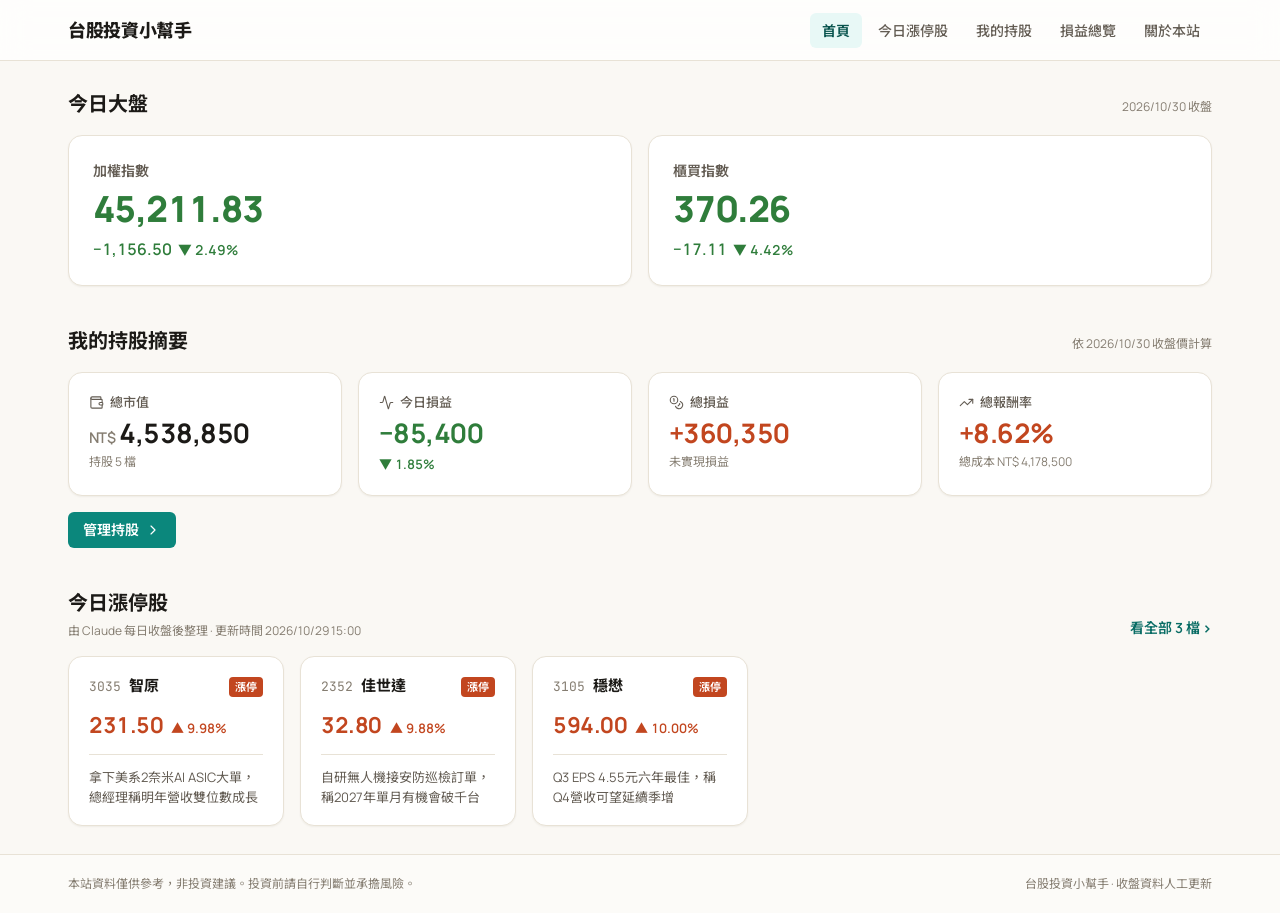
<file: index.html>
<!DOCTYPE html>
<html lang="zh-Hant-TW">
<head>
<meta charset="utf-8">
<meta name="viewport" content="width=device-width, initial-scale=1">
<title>台股投資小幫手</title>
<link rel="stylesheet" href="css/tokens.css">
<link rel="stylesheet" href="css/app.css">
</head>
<body>
<div class="app">
  <header class="topbar" id="site-header"></header>

  <main class="main main--home">
    <section class="section">
      <div class="section-head">
        <h2 class="section-title">今日大盤</h2>
        <span class="caption" id="market-asof"></span>
      </div>
      <div class="grid grid--index" id="market"></div>
    </section>

    <section class="section" id="holdings-summary">
      <div class="section-head">
        <h2 class="section-title">我的持股摘要</h2>
        <span class="caption" id="summary-asof"></span>
      </div>
      <div class="grid grid--summary" id="summary"></div>
      <div>
        <a class="btn btn--primary" href="holdings.html">管理持股<span data-icon="chevron-right" data-size="16"></span></a>
      </div>
    </section>

    <section class="section" id="limit-up">
      <div class="section-head section-head--end">
        <div style="display:flex;flex-direction:column;gap:4px">
          <h2 class="section-title">今日漲停股</h2>
          <span class="caption" id="limitup-updated"></span>
        </div>
        <a class="see-all" href="limit-up.html" id="see-all"></a>
      </div>
      <div class="grid grid--minis" id="limitups"></div>
    </section>
  </main>

  <footer class="footer" id="about"></footer>
</div>

<script src="js/data.js"></script>
<script src="js/ui.js"></script>
<script>
renderChrome('home');
hydrateIcons();

document.getElementById('market-asof').textContent = `${AS_OF} 收盤${AS_OF_NOTE ? `（${AS_OF_NOTE}）` : ''}`;
document.getElementById('summary-asof').textContent = `依 ${AS_OF} 收盤價計算`;
document.getElementById('limitup-updated').textContent = `由 Claude 每日收盤後整理 · 更新時間 ${LIMIT_UP_UPDATED}`;

const indexCard = (label, m) => `
  <div class="card index-card">
    <div class="index-card__body">
      <div class="index-card__label">${label}</div>
      <div class="index-card__value is-${dirOf(m.change)}">${f2(m.value)}</div>
      ${changeText({ value: m.change, percent: m.percent, decimals: 2, size: 16 })}
    </div>
  </div>`;
document.getElementById('market').innerHTML = indexCard('加權指數', MARKET.taiex) + indexCard('櫃買指數', MARKET.otc);

// Summary is computed from the holdings saved by 我的持股 (holdings.html).
function renderSummary() {
  const t = valueHoldings(loadHoldings().list).totals;
  const pnlDir = dirOf(t.pnl), todayDir = dirOf(t.today);
  document.getElementById('summary').innerHTML = `
    <div class="grid grid--pair">
      ${statCard({ label: '總市值', iconName: 'wallet', unit: 'NT$', value: f0(t.mv), hint: `持股 ${t.count} 檔` })}
      ${statCard({ label: '今日損益', iconName: 'activity', value: signed(t.today, f0(Math.abs(t.today))), dir: todayDir, colorValue: true, percent: t.todayPct })}
    </div>
    <div class="grid grid--pair">
      ${statCard({ label: '總損益', iconName: 'coins', value: signed(t.pnl, f0(Math.abs(t.pnl))), dir: pnlDir, colorValue: true, hint: '未實現損益' })}
      ${statCard({ label: '總報酬率', iconName: 'trending-up', value: signed(t.ret, f2(Math.abs(t.ret)) + '%'), dir: pnlDir, colorValue: true, hint: `總成本 NT$ ${f0(t.cost)}` })}
    </div>`;
}
renderSummary();
// Stay in sync when holdings change in another tab, or when returning via the back button.
window.addEventListener('storage', e => { if (e.key === HOLDINGS_KEY) renderSummary(); });
window.addEventListener('pageshow', e => { if (e.persisted) renderSummary(); });

document.getElementById('see-all').innerHTML = `看全部 ${LIMIT_UPS.length} 檔<span class="see-all__chev">›</span>`;
document.getElementById('limitups').innerHTML = LIMIT_UPS.map(s => `
  <a class="card mini" href="limit-up.html#s${s.code}">
    <div class="mini__head">
      <div class="mini__id"><span class="mini__code">${s.code}</span><span class="mini__name">${esc(s.name)}</span></div>
      <span class="tag-limit">漲停</span>
    </div>
    <div class="mini__price"><span class="mini__close">${f2(s.price)}</span><span class="mini__pct">▲ ${f2(s.pct)}%</span></div>
    <p class="mini__reason">${esc(s.short)}</p>
  </a>`).join('');
</script>
</body>
</html>
</file>
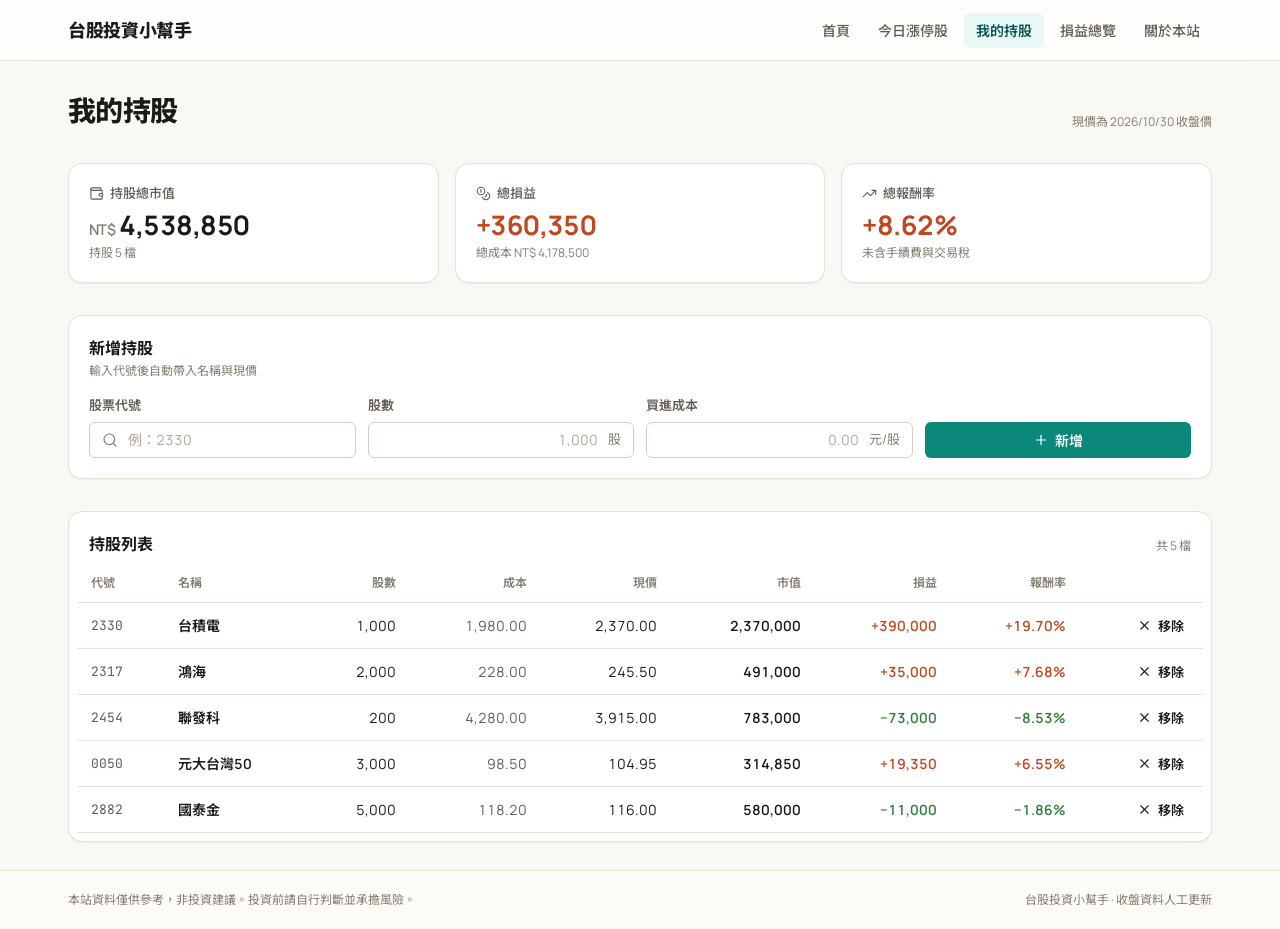
<file: holdings.html>
<!DOCTYPE html>
<html lang="zh-Hant-TW">
<head>
<meta charset="utf-8">
<meta name="viewport" content="width=device-width, initial-scale=1">
<title>我的持股 · 台股投資小幫手</title>
<link rel="stylesheet" href="css/tokens.css">
<link rel="stylesheet" href="css/app.css">
</head>
<body>
<div class="app">
  <header class="topbar" id="site-header"></header>

  <main class="main main--holdings">
    <div class="page-head">
      <h1 class="page-title">我的持股</h1>
      <span class="caption" id="asof"></span>
    </div>

    <div class="grid grid--stats3" id="summary"></div>

    <section class="card panel">
      <div>
        <h2 class="card-title">新增持股</h2>
        <div class="panel__sub">輸入代號後自動帶入名稱與現價</div>
      </div>
      <form class="grid grid--form" id="add-form" novalidate>
        <label class="field">
          <span class="field__label">股票代號</span>
          <span class="field__box"><span data-icon="search" data-size="16"></span><input name="code" placeholder="例：2330" autocomplete="off" inputmode="numeric"></span>
        </label>
        <label class="field">
          <span class="field__label">股數</span>
          <span class="field__box"><input name="shares" class="is-numeric" placeholder="1,000" autocomplete="off" inputmode="numeric"><span class="field__suffix">股</span></span>
        </label>
        <label class="field">
          <span class="field__label">買進成本</span>
          <span class="field__box"><input name="cost" class="is-numeric" placeholder="0.00" autocomplete="off" inputmode="decimal"><span class="field__suffix">元/股</span></span>
        </label>
        <button type="submit" class="btn btn--primary"><span data-icon="plus" data-size="16"></span>新增</button>
      </form>
      <div class="form-msg" id="msg" role="alert" hidden></div>
    </section>

    <section class="card panel panel--table">
      <div class="panel__head">
        <h2 class="card-title">持股列表</h2>
        <span class="caption" id="count"></span>
      </div>
      <div class="table-wrap">
        <table class="table">
          <thead>
            <tr>
              <th>代號</th><th>名稱</th><th class="r">股數</th><th class="r">成本</th><th class="r">現價</th>
              <th class="r">市值</th><th class="r">損益</th><th class="r">報酬率</th><th><span hidden>操作</span></th>
            </tr>
          </thead>
          <tbody id="rows"></tbody>
        </table>
      </div>
      <div class="table-empty" id="empty" hidden>尚無持股，請由上方新增</div>
    </section>
  </main>

  <footer class="footer" id="about"></footer>
</div>

<script src="js/data.js"></script>
<script src="js/ui.js"></script>
<script>
renderChrome('holdings');
hydrateIcons();
document.getElementById('asof').textContent = `現價為 ${AS_OF} 收盤價${AS_OF_NOTE ? `（${AS_OF_NOTE}）` : ''}`;

let state = loadHoldings();
const form = document.getElementById('add-form');
const msg = document.getElementById('msg');

function setMsg(text) { msg.textContent = text; msg.hidden = !text; }

function render() {
  const { rows, totals: t } = valueHoldings(state.list);
  const dir = dirOf(t.pnl);
  document.getElementById('summary').innerHTML =
    statCard({ label: '持股總市值', iconName: 'wallet', unit: 'NT$', value: f0(t.mv), hint: `持股 ${t.count} 檔` }) +
    statCard({ label: '總損益', iconName: 'coins', value: signed(t.pnl, f0(Math.abs(t.pnl))), dir, colorValue: true, hint: `總成本 NT$ ${f0(t.cost)}` }) +
    statCard({ label: '總報酬率', iconName: 'trending-up', value: signed(t.ret, f2(Math.abs(t.ret)) + '%'), dir, colorValue: true, hint: '未含手續費與交易稅' });

  document.getElementById('count').textContent = `共 ${t.count} 檔`;
  document.getElementById('empty').hidden = rows.length > 0;
  document.getElementById('rows').innerHTML = rows.map(r => `
    <tr>
      <td class="c-code">${r.code}</td>
      <td class="c-name">${esc(r.name)}</td>
      <td class="r">${f0(r.shares)}</td>
      <td class="r c-muted">${f2(r.cost)}</td>
      <td class="r">${r.priceDate ? `<span class="c-asof" title="查無 ${AS_OF} 收盤價，顯示 ${r.priceDate} 收盤價">${r.priceDate.slice(5)}</span>` : ''}${f2(r.price)}</td>
      <td class="r c-strong">${f0(r.mv)}</td>
      <td class="r">${changeText({ value: Math.round(r.pnl) })}</td>
      <td class="r">${changeText({ percent: r.ret, arrow: false })}</td>
      <td class="c-action"><button type="button" class="btn btn--ghost btn--sm" data-remove="${r.id}" aria-label="移除 ${r.code} ${esc(r.name)}">${icon('x', 15)}移除</button></td>
    </tr>`).join('');
}

function commit(next) { state = next; saveHoldings(state); render(); }

form.addEventListener('input', () => setMsg(''));
form.addEventListener('submit', e => {
  e.preventDefault();
  const num = v => Number(String(v).replace(/,/g, '').trim());
  const code = form.code.value.trim(), shares = num(form.shares.value), cost = num(form.cost.value);
  if (!QUOTES[code]) return setMsg('查無此股票代號');
  if (!(shares > 0) || !(cost > 0)) return setMsg('股數與買進成本需大於 0');
  commit({ list: [...state.list, { id: state.nextId, code, shares, cost }], nextId: state.nextId + 1 });
  form.reset();
  setMsg('');
  form.code.focus();
});

document.getElementById('rows').addEventListener('click', e => {
  const b = e.target.closest('[data-remove]');
  if (b) commit({ ...state, list: state.list.filter(h => h.id !== Number(b.dataset.remove)) });
});

// Pick up changes made in another tab.
window.addEventListener('storage', e => { if (e.key === HOLDINGS_KEY) { state = loadHoldings(); render(); } });
render();
</script>
</body>
</html>
</file>
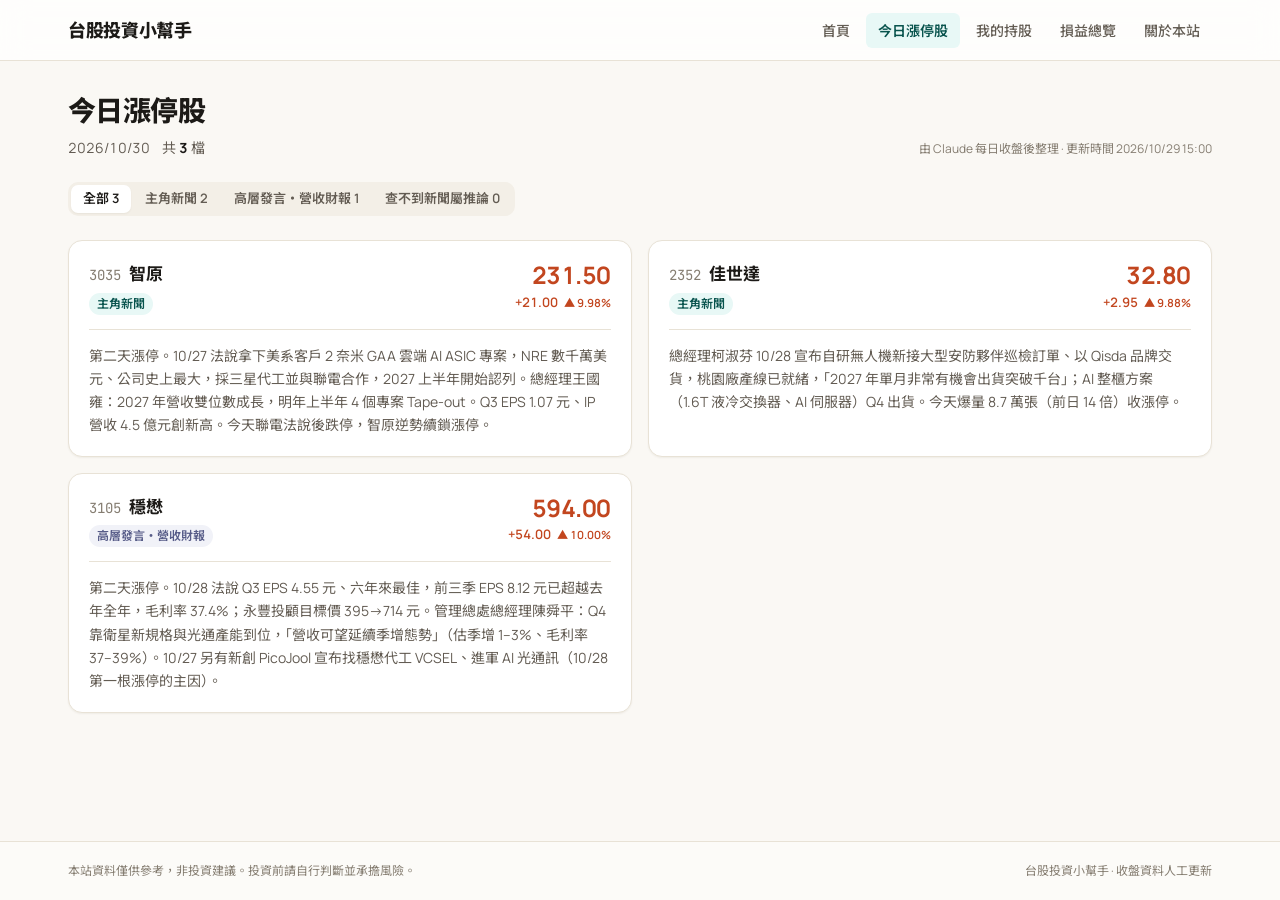
<file: limit-up.html>
<!DOCTYPE html>
<html lang="zh-Hant-TW">
<head>
<meta charset="utf-8">
<meta name="viewport" content="width=device-width, initial-scale=1">
<title>今日漲停股 · 台股投資小幫手</title>
<link rel="stylesheet" href="css/tokens.css">
<link rel="stylesheet" href="css/app.css">
</head>
<body>
<div class="app">
  <header class="topbar" id="site-header"></header>

  <main class="main main--limitup">
    <div class="page-head">
      <div style="display:flex;flex-direction:column;gap:6px">
        <h1 class="page-title">今日漲停股</h1>
        <div class="page-meta">
          <span class="tnum" id="date"></span>
          <span>共 <strong id="total"></strong> 檔</span>
        </div>
      </div>
      <span class="caption" id="updated"></span>
    </div>

    <div class="filters">
      <div class="seg" role="group" aria-label="分類篩選" id="filters"></div>
    </div>

    <div id="list"></div>
  </main>

  <footer class="footer" id="about"></footer>
</div>

<script src="js/data.js"></script>
<script src="js/ui.js"></script>
<script>
renderChrome('limitup');

document.getElementById('date').textContent = AS_OF;
document.getElementById('total').textContent = LIMIT_UPS.length;
document.getElementById('updated').textContent = `由 Claude 每日收盤後整理 · 更新時間 ${LIMIT_UP_UPDATED}`;

const options = [{ value: 'all', label: `全部 ${LIMIT_UPS.length}` },
  ...LIMIT_UP_CATS.map(c => ({ value: c.key, label: `${c.label} ${LIMIT_UPS.filter(d => d.cat === c.key).length}` }))];
let filter = 'all';

function render() {
  document.getElementById('filters').innerHTML = options.map(o =>
    `<button type="button" class="seg__btn" data-value="${o.value}" aria-pressed="${o.value === filter}">${o.label}</button>`).join('');

  const items = LIMIT_UPS.filter(d => filter === 'all' || d.cat === filter);
  document.getElementById('list').innerHTML = items.length ? `<div class="grid grid--limitup">${items.map(s => {
    const c = LIMIT_UP_CATS.find(x => x.key === s.cat);
    return `
      <article class="card limit-card" id="s${s.code}">
        <div class="limit-card__head">
          <div class="limit-card__id">
            <div class="limit-card__title"><span class="limit-card__code">${s.code}</span><span class="limit-card__name">${esc(s.name)}</span></div>
            <span class="badge badge--${c.tone}">${c.label}</span>
          </div>
          <div class="limit-card__quote">
            <span class="limit-card__price">${f2(s.price)}</span>
            ${changeText({ value: s.change, percent: s.pct, decimals: 2, size: 13 })}
          </div>
        </div>
        <p class="limit-card__reason">${esc(s.reason)}</p>
      </article>`;
  }).join('')}</div>` : '<div class="card empty-card">此分類今日無漲停股</div>';
}

document.getElementById('filters').addEventListener('click', e => {
  const b = e.target.closest('.seg__btn');
  if (b) { filter = b.dataset.value; render(); }
});
render();
</script>
</body>
</html>
</file>
<file: css/tokens.css>
/* Design tokens — copied from the Stock Dashboard design system (project/_ds/…/tokens). */
/* ---- fonts.css ---- */
/* Google Fonts substitutes — no brand font files were provided */
@import url("https://fonts.googleapis.com/css2?family=Manrope:wght@400;500;600;700;800&family=Noto+Sans+TC:wght@400;500;700&family=JetBrains+Mono:wght@400;500;600&display=swap");

/* ---- colors.css ---- */
:root{
/* Sea — primary (turquoise shallows) */
--sea-50:#E8F8F6;--sea-100:#C9EFEB;--sea-200:#9BE2DA;--sea-300:#62CFC4;--sea-400:#2FBBAE;--sea-500:#14A396;--sea-600:#0B877C;--sea-700:#086C64;--sea-800:#08534D;--sea-900:#073F3B;
/* Sand — warm neutrals */
--sand-0:#FFFFFF;--sand-25:#FCFBF8;--sand-50:#FAF8F4;--sand-100:#F3EFE7;--sand-200:#E8E2D6;--sand-300:#D6CEBF;--sand-400:#B0A799;--sand-500:#857D71;--sand-600:#635C53;--sand-700:#48433C;--sand-800:#2F2B27;--sand-900:#1C1A17;
/* Shade — palm-shadow lavender (secondary) */
--shade-50:#F1F2F8;--shade-100:#E1E3F0;--shade-200:#C6C9E1;--shade-300:#A6AACD;--shade-400:#8A8FBA;--shade-500:#6F74A3;--shade-600:#575C88;--shade-700:#43476B;
/* Terracotta — roofs; = 上漲 (TW convention: red up) */
--terra-50:#FCEEE8;--terra-100:#F8D9CC;--terra-300:#EC9A7A;--terra-500:#D9542B;--terra-600:#C2461F;--terra-700:#9C3818;
/* Palm — fronds; = 下跌 (TW convention: green down) */
--palm-50:#E9F4EA;--palm-100:#CDE6D0;--palm-300:#7DBA86;--palm-500:#3E9147;--palm-600:#2F7D3B;--palm-700:#23602D;
/* Sun — jet-ski yellow; warnings */
--sun-50:#FEF6E4;--sun-100:#FCE8B8;--sun-400:#F2B53A;--sun-500:#E09A12;--sun-700:#8F5F05;
/* Coral — beach umbrella pink; data-viz only */
--coral-300:#F4A3B4;--coral-500:#E66B86;

/* Semantic */
--bg-app:var(--sand-50);
--surface-card:var(--sand-0);
--surface-sunken:var(--sand-100);
--surface-hover:var(--sand-100);
--surface-selected:var(--sea-50);
--surface-inverse:var(--sand-900);
--text-primary:var(--sand-900);
--text-secondary:var(--sand-600);
--text-tertiary:var(--sand-500);
--text-disabled:var(--sand-400);
--text-inverse:var(--sand-0);
--text-link:var(--sea-700);
--border-subtle:var(--sand-200);
--border-default:var(--sand-300);
--border-strong:var(--sand-500);
--border-focus:var(--sea-500);
--accent:var(--sea-600);
--accent-hover:var(--sea-700);
--accent-press:var(--sea-800);
--accent-soft:var(--sea-50);
--accent-on:var(--sand-0);
--secondary:var(--shade-500);
--secondary-soft:var(--shade-50);

/* Market (台股慣例：紅漲綠跌) */
--market-up:var(--terra-600);
--market-up-soft:var(--terra-50);
--market-down:var(--palm-600);
--market-down-soft:var(--palm-50);
--market-flat:var(--sand-500);
--market-flat-soft:var(--sand-100);

/* Status */
--status-success:var(--sea-600);--status-success-soft:var(--sea-50);
--status-warning:var(--sun-700);--status-warning-soft:var(--sun-50);
--status-danger:var(--terra-700);--status-danger-soft:var(--terra-50);
--status-info:var(--shade-600);--status-info-soft:var(--shade-50);

/* Data-viz categorical, in order */
--viz-1:var(--sea-500);--viz-2:var(--shade-400);--viz-3:var(--sun-400);--viz-4:var(--coral-500);--viz-5:var(--sea-800);--viz-6:var(--sand-400);
}

/* ---- typography.css ---- */
:root{
--font-sans:"Manrope","Noto Sans TC",system-ui,-apple-system,"PingFang TC","Microsoft JhengHei",sans-serif;
--font-cjk:"Noto Sans TC","PingFang TC","Microsoft JhengHei",sans-serif;
--font-mono:"JetBrains Mono",ui-monospace,"SFMono-Regular",Menlo,monospace;
--font-numeric:"Manrope","Noto Sans TC",sans-serif; /* always with tabular-nums */

--fw-regular:400;/* @kind other */--fw-medium:500;/* @kind other */--fw-semibold:600;/* @kind other */--fw-bold:700;/* @kind other */--fw-heavy:800;/* @kind other */

--fs-11:11px;--fs-12:12px;--fs-13:13px;--fs-14:14px;--fs-16:16px;--fs-18:18px;--fs-20:20px;--fs-24:24px;--fs-30:30px;--fs-40:40px;--fs-56:56px;
--lh-tight:1.15;/* @kind other */--lh-snug:1.3;/* @kind other */--lh-normal:1.5;/* @kind other */--lh-relaxed:1.65;/* @kind other */
--ls-tight:-0.02em;/* @kind other */--ls-normal:0;/* @kind other */--ls-wide:0.06em;/* @kind other */

/* Semantic roles */
--type-display-size:var(--fs-40);--type-display-weight:800;/* @kind other */--type-display-lh:var(--lh-tight);/* @kind other */
--type-h1-size:var(--fs-24);--type-h1-weight:700;/* @kind other */
--type-h2-size:var(--fs-18);--type-h2-weight:700;/* @kind other */
--type-h3-size:var(--fs-16);--type-h3-weight:600;/* @kind other */
--type-body-size:var(--fs-14);--type-body-weight:400;/* @kind other */
--type-small-size:var(--fs-13);
--type-caption-size:var(--fs-12);
--type-overline-size:var(--fs-11);
--type-kpi-size:var(--fs-30);--type-kpi-weight:700;/* @kind other */
}

/* ---- spacing.css ---- */
:root{
--space-0:0;--space-1:2px;--space-2:4px;--space-3:6px;--space-4:8px;--space-5:12px;--space-6:16px;--space-7:20px;--space-8:24px;--space-9:32px;--space-10:40px;--space-11:56px;--space-12:72px;
--radius-xs:4px;--radius-sm:6px;--radius-md:10px;--radius-lg:14px;--radius-xl:20px;--radius-full:999px;
--control-h-sm:28px;--control-h-md:36px;--control-h-lg:44px;
--sidebar-w:232px;--topbar-h:60px;--content-max:1360px;
--card-pad:20px;--gutter:16px;
}

/* ---- effects.css ---- */
:root{
--shadow-xs:0 1px 2px rgba(60,45,20,.06);
--shadow-sm:0 1px 2px rgba(60,45,20,.05),0 2px 8px rgba(60,45,20,.05);
--shadow-md:0 2px 4px rgba(60,45,20,.05),0 10px 28px rgba(60,45,20,.09);
--shadow-lg:0 4px 8px rgba(60,45,20,.06),0 24px 56px rgba(60,45,20,.14);
--ring-focus:0 0 0 3px rgba(20,163,150,.28);
--overlay-scrim:rgba(28,26,23,.36);
--blur-glass:saturate(1.4) blur(14px);/* @kind other */
--surface-glass:rgba(255,255,255,.72);
--ease-out:cubic-bezier(.22,.8,.3,1);/* @kind other */--ease-in-out:cubic-bezier(.65,0,.35,1);/* @kind other */
--dur-fast:120ms;/* @kind other */--dur-base:180ms;/* @kind other */--dur-slow:280ms;/* @kind other */
}

/* ---- base.css ---- */
*,*::before,*::after{box-sizing:border-box}
html,body{margin:0}
body{font-family:var(--font-sans);font-size:var(--type-body-size);line-height:var(--lh-normal);color:var(--text-primary);background:var(--bg-app);-webkit-font-smoothing:antialiased}
a{color:var(--text-link);text-decoration:none}a:hover{color:var(--sea-800);text-decoration:underline}
.num,.tnum{font-variant-numeric:tabular-nums lining-nums}
:focus-visible{outline:none;box-shadow:var(--ring-focus)}
</file>
<file: css/app.css>
/* 台股投資小幫手 — page layout and component styles.
   Mirrors the Stock Dashboard design-system components (Button, Input, StatCard,
   ChangeText, Badge, SegmentedControl) used in the Claude Design mockups. */

body { margin: 0; background: var(--bg-app); color: var(--text-primary); font-family: var(--font-sans); }
a { color: var(--text-link); text-decoration: none; }
a:hover { color: var(--sea-800); }
.icon { flex-shrink: 0; display: block; }
.mono { font-family: var(--font-mono); }
.tnum { font-variant-numeric: tabular-nums; }

/* ---------- Shell ---------- */
.app { min-height: 100vh; display: flex; flex-direction: column; background: var(--bg-app); }

.topbar {
  position: sticky; top: 0; z-index: 10;
  background: var(--surface-glass);
  backdrop-filter: blur(14px); -webkit-backdrop-filter: blur(14px);
  border-bottom: 1px solid var(--border-subtle);
}
.topbar__inner {
  max-width: 1200px; margin: 0 auto; padding: 0 28px; min-height: 60px;
  display: flex; align-items: center; justify-content: space-between; gap: 24px; flex-wrap: wrap;
}
.brand { font-size: 18px; font-weight: 800; letter-spacing: -0.02em; color: var(--text-primary); }
.brand:hover { color: var(--text-primary); text-decoration: none; }
.nav { display: flex; align-items: center; gap: 4px; flex-wrap: wrap; }
.nav__link {
  padding: 7px 12px; border-radius: 6px; font-size: 14px; font-weight: 500;
  color: var(--text-secondary);
}
.nav__link:hover { background: var(--surface-hover); color: var(--text-primary); text-decoration: none; }
.nav__link[aria-current="page"] { font-weight: 600; color: var(--sea-800); background: var(--accent-soft); }

.main {
  flex: 1; width: 100%; max-width: 1200px; margin: 0 auto; padding: 28px;
  display: flex; flex-direction: column;
}
.main--home { gap: 40px; }
.main--limitup { gap: 24px; }
.main--holdings { gap: 32px; }

.footer { border-top: 1px solid var(--border-subtle); background: var(--sand-25); }
.footer__inner {
  max-width: 1200px; margin: 0 auto; padding: 20px 28px;
  display: flex; justify-content: space-between; gap: 12px; flex-wrap: wrap;
  font-size: 12px; color: var(--text-tertiary);
}

/* ---------- Headings ---------- */
.page-head { display: flex; align-items: flex-end; justify-content: space-between; gap: 16px; flex-wrap: wrap; }
.page-title { margin: 0; font-size: 28px; font-weight: 800; letter-spacing: -0.02em; }
.section { display: flex; flex-direction: column; gap: 16px; }
.section-head { display: flex; align-items: baseline; justify-content: space-between; gap: 12px; flex-wrap: wrap; }
.section-head--end { align-items: flex-end; }
.section-title { margin: 0; font-size: 20px; font-weight: 700; }
.card-title { margin: 0; font-size: 16px; font-weight: 700; }
.caption { font-size: 12px; color: var(--text-tertiary); }

/* ---------- Card ---------- */
.card {
  background: var(--surface-card); border: 1px solid var(--border-subtle);
  border-radius: 14px; box-shadow: var(--shadow-xs);
}

/* ---------- Grids ---------- */
.grid { display: grid; gap: 16px; }
.grid--index { grid-template-columns: repeat(auto-fit, minmax(min(100%, 360px), 1fr)); }
.grid--summary { grid-template-columns: repeat(auto-fit, minmax(min(100%, 400px), 1fr)); }
.grid--pair { grid-template-columns: repeat(2, minmax(0, 1fr)); }
.grid--stats3 { grid-template-columns: repeat(auto-fit, minmax(min(100%, 240px), 1fr)); }
/* auto-fill keeps card widths stable when there are only one or two limit-up stocks. */
.grid--minis { grid-template-columns: repeat(auto-fill, minmax(min(100%, 200px), 1fr)); }
.grid--limitup { grid-template-columns: repeat(auto-fill, minmax(min(100%, 420px), 1fr)); }
.grid--form { grid-template-columns: repeat(auto-fit, minmax(min(100%, 180px), 1fr)); gap: 12px; align-items: end; }

/* ---------- Button ---------- */
.btn {
  display: inline-flex; align-items: center; justify-content: center; gap: 6px;
  height: var(--control-h-md); padding: 0 14px;
  font-family: var(--font-sans); font-size: 14px; font-weight: 600; white-space: nowrap;
  border-radius: var(--radius-sm); border: 1px solid transparent; cursor: pointer;
  transition: background var(--dur-fast) var(--ease-out), transform var(--dur-fast);
}
.btn:hover { text-decoration: none; }
.btn:active { transform: scale(.98); }
.btn--sm { height: var(--control-h-sm); padding: 0 10px; font-size: 13px; }
.btn--primary { background: var(--accent); color: var(--accent-on); }
.btn--primary:hover { background: var(--accent-hover); color: var(--accent-on); }
.btn--primary:active { background: var(--accent-press); }
.btn--ghost { background: transparent; color: var(--text-primary); }
.btn--ghost:hover { background: var(--surface-hover); color: var(--text-primary); }
.btn--ghost:active { background: var(--sand-200); }

/* ---------- Input ---------- */
.field { display: flex; flex-direction: column; gap: 6px; font-family: var(--font-sans); }
.field__label { font-size: 13px; font-weight: 600; color: var(--text-secondary); }
.field__box {
  display: flex; align-items: center; gap: 8px; height: var(--control-h-md); padding: 0 12px;
  border-radius: var(--radius-sm); background: var(--surface-card);
  border: 1px solid var(--border-default); color: var(--text-tertiary);
  transition: border-color var(--dur-fast), box-shadow var(--dur-fast);
}
.field__box:focus-within { border-color: var(--border-focus); box-shadow: var(--ring-focus); }
.field__box input {
  flex: 1; min-width: 0; border: 0; outline: 0; background: transparent;
  font: inherit; font-size: 14px; color: var(--text-primary); font-variant-numeric: tabular-nums;
}
.field__box input:focus-visible { box-shadow: none; }
.field__box input.is-numeric { text-align: right; }
.field__box input::placeholder { color: var(--text-disabled); }
.field__suffix { font-size: 13px; color: var(--text-tertiary); white-space: nowrap; }
.form-msg { font-size: 12px; color: var(--status-danger); }

/* ---------- StatCard ---------- */
.stat { padding: var(--card-pad); display: flex; flex-direction: column; gap: 6px; min-width: 0; }
.stat__label { display: flex; align-items: center; gap: 6px; font-size: 13px; font-weight: 500; color: var(--text-secondary); }
.stat__value {
  font-size: clamp(20px, 2.1vw, var(--type-kpi-size)); font-weight: 700; letter-spacing: -0.02em;
  line-height: 1.15; font-variant-numeric: tabular-nums; color: var(--text-primary);
  white-space: nowrap; overflow: hidden; text-overflow: ellipsis;
}
.stat__unit { font-size: .55em; font-weight: 600; margin-right: 4px; color: var(--text-tertiary); }
.stat__sub { margin-top: 4px; }
.stat__hint { font-size: 12px; color: var(--text-tertiary); margin-top: 4px; }

/* ---------- Market colours (台股：紅漲綠跌) ---------- */
.is-up { color: var(--market-up); }
.is-down { color: var(--market-down); }
.is-flat { color: var(--market-flat); }

/* ---------- ChangeText ---------- */
.chg { display: inline-flex; align-items: baseline; gap: 6px; font-weight: 600; font-variant-numeric: tabular-nums; white-space: nowrap; }
.chg > span + span { font-size: .86em; }

/* ---------- Badge ---------- */
.badge {
  display: inline-flex; align-items: center; gap: 5px; height: 22px; padding: 0 8px;
  border-radius: var(--radius-full); font-size: 12px; font-weight: 600; line-height: 1; white-space: nowrap;
  align-self: flex-start;
}
.badge--accent { background: var(--accent-soft); color: var(--sea-800); }
.badge--info { background: var(--status-info-soft); color: var(--status-info); }
.badge--warning { background: var(--status-warning-soft); color: var(--status-warning); }

/* ---------- SegmentedControl ---------- */
.seg { display: inline-flex; padding: 3px; gap: 2px; background: var(--surface-sunken); border-radius: var(--radius-md); }
.seg__btn {
  height: 28px; padding: 0 12px; border: 0; border-radius: 7px; cursor: pointer;
  font: inherit; font-size: 13px; font-weight: 600; white-space: nowrap;
  background: transparent; color: var(--text-secondary); transition: all var(--dur-fast);
}
.seg__btn[aria-pressed="true"] { background: var(--surface-card); color: var(--text-primary); box-shadow: var(--shadow-xs); }
.filters { display: flex; align-items: center; gap: 12px; flex-wrap: wrap; overflow-x: auto; }

/* ---------- 首頁：大盤卡 ---------- */
.index-card { padding: 24px; display: grid; grid-template-columns: minmax(0, 1fr) auto; align-items: end; gap: 16px; }
.index-card__body { display: flex; flex-direction: column; gap: 8px; min-width: 0; }
.index-card__label { font-size: 14px; font-weight: 600; color: var(--text-secondary); }
.index-card__value { font-size: 36px; font-weight: 800; letter-spacing: -0.02em; line-height: 1.1; font-variant-numeric: tabular-nums; }

/* ---------- 首頁：漲停小卡 ---------- */
.mini {
  padding: 18px 20px; display: flex; flex-direction: column; gap: 12px; color: var(--text-primary);
  transition: box-shadow 120ms var(--ease-out);
}
.mini:hover { box-shadow: var(--shadow-sm); color: var(--text-primary); text-decoration: none; }
.mini__head { display: flex; align-items: baseline; justify-content: space-between; gap: 8px; }
.mini__id { display: flex; align-items: baseline; gap: 8px; min-width: 0; }
.mini__code { font-family: var(--font-mono); font-size: 13px; color: var(--text-tertiary); }
.mini__name { font-size: 15px; font-weight: 700; white-space: nowrap; overflow: hidden; text-overflow: ellipsis; }
.tag-limit { font-size: 11px; font-weight: 600; color: #fff; background: var(--market-up); padding: 2px 6px; border-radius: 4px; white-space: nowrap; }
.mini__price { display: flex; align-items: baseline; gap: 8px; }
.mini__close { font-size: 22px; font-weight: 700; letter-spacing: -0.02em; font-variant-numeric: tabular-nums; color: var(--market-up); }
.mini__pct { font-size: 13px; font-weight: 600; color: var(--market-up); font-variant-numeric: tabular-nums; }
.mini__reason {
  margin: 0; padding-top: 12px; border-top: 1px solid var(--border-subtle);
  font-size: 13px; line-height: 1.55; color: var(--text-secondary); text-wrap: pretty;
}
.see-all { display: inline-flex; align-items: center; gap: 2px; font-size: 14px; font-weight: 600; }
.see-all__chev { font-size: 16px; }

/* ---------- 今日漲停股 ---------- */
.limit-card { padding: 20px; display: flex; flex-direction: column; gap: 14px; min-width: 0; }
.limit-card__head { display: flex; align-items: flex-start; justify-content: space-between; gap: 12px; }
.limit-card__id { display: flex; flex-direction: column; gap: 6px; min-width: 0; }
.limit-card__title { display: flex; align-items: baseline; gap: 8px; }
.limit-card__code { font-family: var(--font-mono); font-size: 14px; color: var(--text-tertiary); }
.limit-card__name { font-size: 17px; font-weight: 700; }
.limit-card__quote { display: flex; flex-direction: column; align-items: flex-end; gap: 4px; flex: none; }
.limit-card__price { font-size: 24px; font-weight: 700; letter-spacing: -0.02em; line-height: 1.15; font-variant-numeric: tabular-nums; color: var(--market-up); }
.limit-card__reason {
  margin: 0; padding-top: 14px; border-top: 1px solid var(--border-subtle);
  font-size: 14px; line-height: 1.65; color: var(--text-secondary); text-wrap: pretty;
}
.page-meta { display: flex; align-items: baseline; gap: 12px; flex-wrap: wrap; font-size: 14px; color: var(--text-secondary); }
.page-meta strong { font-weight: 700; color: var(--text-primary); font-variant-numeric: tabular-nums; }
.empty-card { padding: 40px 20px; text-align: center; font-size: 14px; color: var(--text-tertiary); }

/* ---------- 我的持股 ---------- */
.panel { padding: 20px; display: flex; flex-direction: column; gap: 16px; }
.panel--table { padding: 20px 8px 8px; gap: 8px; min-width: 0; }
.panel__head { display: flex; align-items: baseline; justify-content: space-between; gap: 12px; padding: 0 12px; }
.panel__sub { font-size: 12px; color: var(--text-tertiary); margin-top: 2px; }
.table-wrap { overflow-x: auto; }
.table { width: 100%; border-collapse: collapse; font-size: 14px; font-variant-numeric: tabular-nums; }
.table th {
  text-align: left; padding: 10px 14px; font-size: 12px; font-weight: 600; color: var(--text-tertiary);
  border-bottom: 1px solid var(--border-subtle); white-space: nowrap;
}
.table td { padding: 12px 14px; border-bottom: 1px solid var(--border-subtle); white-space: nowrap; }
.table .r { text-align: right; }
.table tbody tr { transition: background 120ms; }
.table tbody tr:hover { background: var(--surface-hover); }
.table .c-code { font-family: var(--font-mono); font-size: 13px; color: var(--text-secondary); }
.table .c-name { font-weight: 600; }
.table .c-muted { color: var(--text-secondary); }
.table .c-strong { font-weight: 600; }
.table .c-asof { margin-right: 6px; font-size: 11px; color: var(--text-tertiary); }
.table td.c-action { padding: 6px 8px; text-align: right; }
.table-empty { padding: 32px 12px; text-align: center; font-size: 14px; color: var(--text-tertiary); }
</file>
